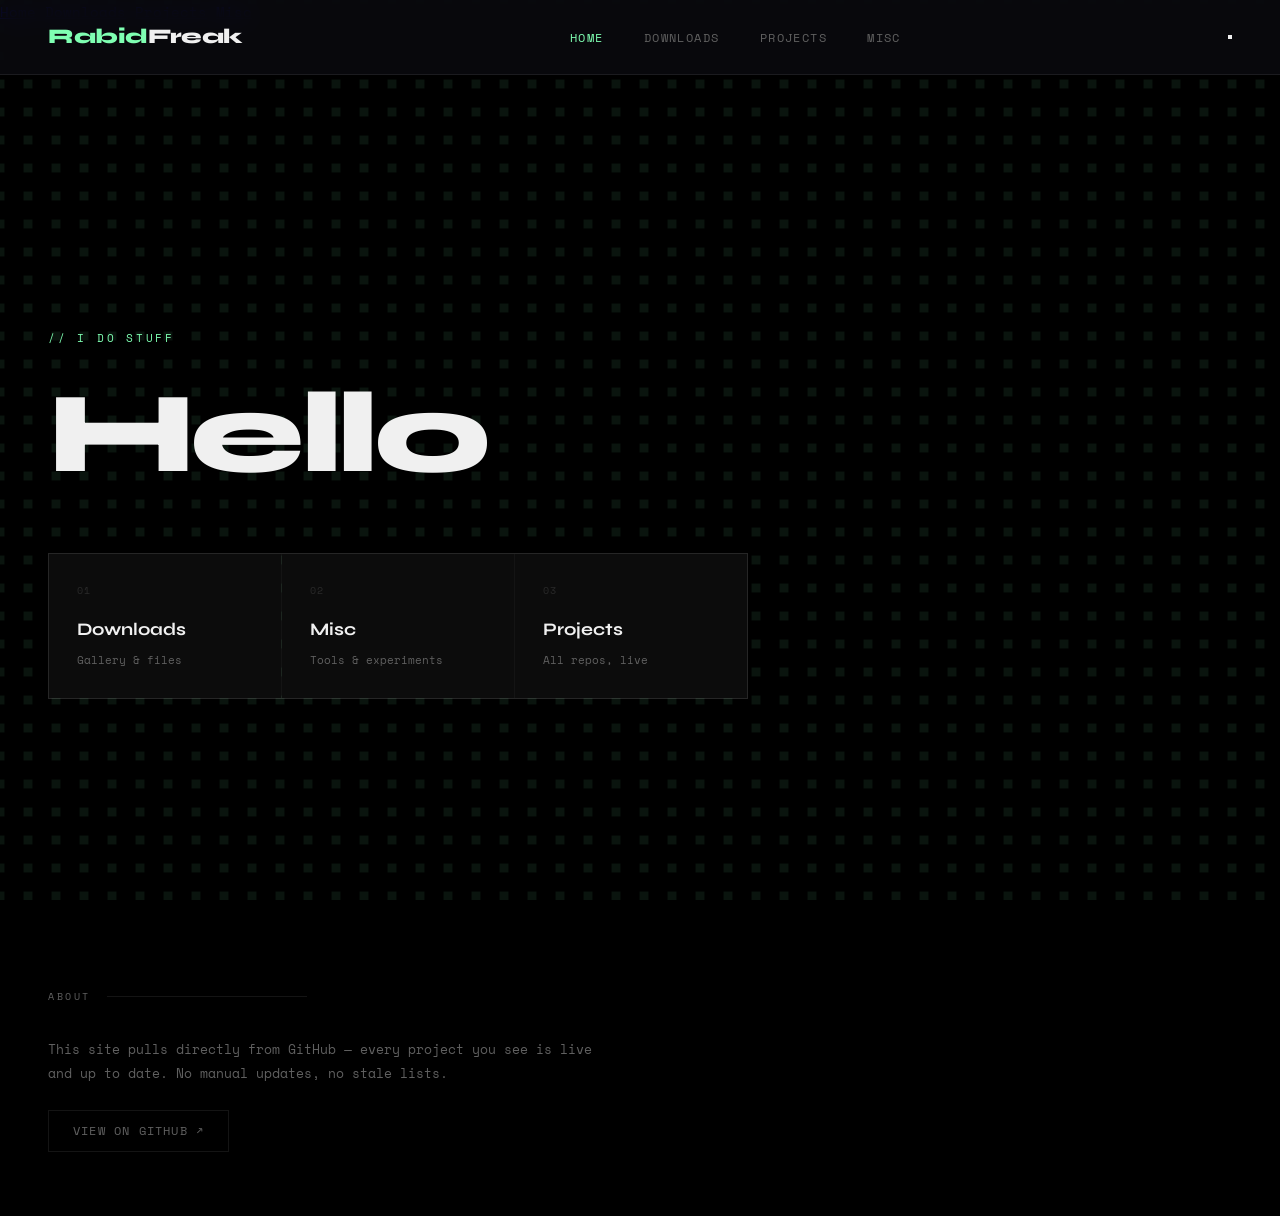
<file: index.html>
<!DOCTYPE html>
<html lang="en">
<head>
  <meta charset="UTF-8">
  <meta name="viewport" content="width=device-width, initial-scale=1.0">
  <title>The Cave</title>
  <link rel="stylesheet" href="style.css">
</head>
<body>

<canvas id="hero-canvas"></canvas>

<div class="mobile-menu" id="mobile-menu">
  <a href="index.html" class="active">Home</a>
  <a href="downloads.html">Downloads</a>
  <a href="projects.html">Projects</a>
  <a href="misc.html">Misc</a>
</div>

<nav>
  <a href="index.html" class="nav-logo" id="logo-tap">Rabid<span>Freak</span></a>
  <ul class="nav-links">
    <li><a href="index.html" class="active">Home</a></li>
    <li><a href="downloads.html">Downloads</a></li>
    <li><a href="projects.html">Projects</a></li>
    <li><a href="misc.html">Misc</a></li>
  </ul>
  <button class="hamburger" id="hamburger" aria-label="Menu">
    <span></span><span></span><span></span>
  </button>
</nav>

<main>
  <section class="hero">
    <p class="hero-eyebrow">// I do stuff</p>
    <h1>
      Hello
      <span class="big-accent"></span>
    </h1>

    <div class="hero-nav-cards">
      <a href="downloads.html" class="hero-nav-card">
        <div class="num">01</div>
        <div class="title">Downloads</div>
        <div class="desc">Gallery &amp; files</div>
      </a>
      <a href="misc.html" class="hero-nav-card">
        <div class="num">02</div>
        <div class="title">Misc</div>
        <div class="desc">Tools &amp; experiments</div>
      </a>
      <a href="projects.html" class="hero-nav-card">
        <div class="num">03</div>
        <div class="title">Projects</div>
        <div class="desc">All repos, live</div>
      </a>
    </div>
  </section>

  <section class="reveal">
    <div class="section-label">About</div>
    <div style="max-width:560px;">
      <p style="font-size:13px; color:var(--muted); line-height:1.9; margin-bottom:1.5rem;">
        This site pulls directly from GitHub — every project you see is live and up to date.
        No manual updates, no stale lists.
      </p>
      <a href="https://github.com/RabidFreak" target="_blank"
         style="display:inline-block; border:1px solid var(--border); padding:0.6rem 1.5rem;
                font-size:12px; letter-spacing:0.1em; text-transform:uppercase;
                color:var(--muted); text-decoration:none; transition:all 0.2s;">
        View on GitHub ↗
      </a>
    </div>
  </section>
</main>


<script>
  const reveals = document.querySelectorAll('.reveal');
  const obs = new IntersectionObserver((entries) => {
    entries.forEach(e => { if (e.isIntersecting) e.target.classList.add('visible'); });
  }, { threshold: 0.1 });
  reveals.forEach(r => obs.observe(r));

  const hamburger  = document.getElementById('hamburger');
  const mobileMenu = document.getElementById('mobile-menu');
  hamburger.addEventListener('click', () => {
    hamburger.classList.toggle('open');
    mobileMenu.classList.toggle('open');
  });
  mobileMenu.querySelectorAll('a').forEach(a => {
    a.addEventListener('click', () => {
      hamburger.classList.remove('open');
      mobileMenu.classList.remove('open');
    });
  });

  const logoEl = document.getElementById('logo-tap');
  let tapCount = 0, tapTimer = null;
  logoEl.addEventListener('click', e => {
    e.preventDefault();
    tapCount++;
    if (tapTimer) clearTimeout(tapTimer);
    if (tapCount >= 5) { tapCount = 0; window.location.href = 'passcode.html'; return; }
    tapTimer = setTimeout(() => { tapCount = 0; window.location.href = 'index.html'; }, 600);
  });

  const canvas = document.getElementById('hero-canvas');
  const ctx    = canvas.getContext('2d');
  const CELL = 28, RADIUS = 180, MAX_SCALE = 2.4, BASE_OPACITY = 0.08, HOVER_OPACITY = 0.6;
  let mouse = { x: -9999, y: -9999 }, cells = [];

  function resize() {
    canvas.width = window.innerWidth; canvas.height = window.innerHeight; buildGrid();
  }
  function buildGrid() {
    cells = [];
    const cols = Math.ceil(canvas.width / CELL) + 1;
    const rows = Math.ceil(canvas.height / CELL) + 1;
    for (let r = 0; r < rows; r++)
      for (let c = 0; c < cols; c++)
        cells.push({ x: c*CELL, y: r*CELL, scale:1, opacity:BASE_OPACITY });
  }
  const lerp = (a,b,t) => a+(b-a)*t;
  const isTouch = window.matchMedia('(hover: none)').matches;
  let ghost = { x: innerWidth/2, y: innerHeight/2 }, gTarget = { x: innerWidth/2, y: innerHeight/2 }, gTimer = 0;
  function newGhostTarget() {
    gTarget.x = 80 + Math.random()*(innerWidth-160);
    gTarget.y = 80 + Math.random()*(innerHeight-160);
    gTimer = 90 + Math.random()*90;
  }
  if (isTouch) newGhostTarget();
  function draw() {
    if (isTouch) {
      ghost.x = lerp(ghost.x, gTarget.x, 0.025); ghost.y = lerp(ghost.y, gTarget.y, 0.025);
      mouse.x = ghost.x; mouse.y = ghost.y;
      if (--gTimer <= 0) newGhostTarget();
    }
    ctx.clearRect(0, 0, canvas.width, canvas.height);
    const sq = CELL * 0.32;
    for (const cell of cells) {
      const dx = cell.x-mouse.x, dy = cell.y-mouse.y;
      const prox = Math.max(0, 1 - Math.sqrt(dx*dx+dy*dy)/RADIUS);
      cell.scale   = lerp(cell.scale,   1+(MAX_SCALE-1)*prox*prox, 0.12);
      cell.opacity = lerp(cell.opacity, BASE_OPACITY+(HOVER_OPACITY-BASE_OPACITY)*prox*prox, 0.12);
      const s = sq*cell.scale;
      ctx.globalAlpha = cell.opacity;
      ctx.fillStyle = '#7fffb2';
      ctx.fillRect(cell.x-s/2, cell.y-s/2, s, s);
    }
    ctx.globalAlpha = 1;
    requestAnimationFrame(draw);
  }
  window.addEventListener('mousemove', e => { if (!isTouch) { mouse.x=e.clientX; mouse.y=e.clientY; } });
  window.addEventListener('mouseleave', () => { if (!isTouch) { mouse.x=-9999; mouse.y=-9999; } });
  window.addEventListener('resize', resize);
  resize(); draw();
</script>
</body>
</html>
</file>
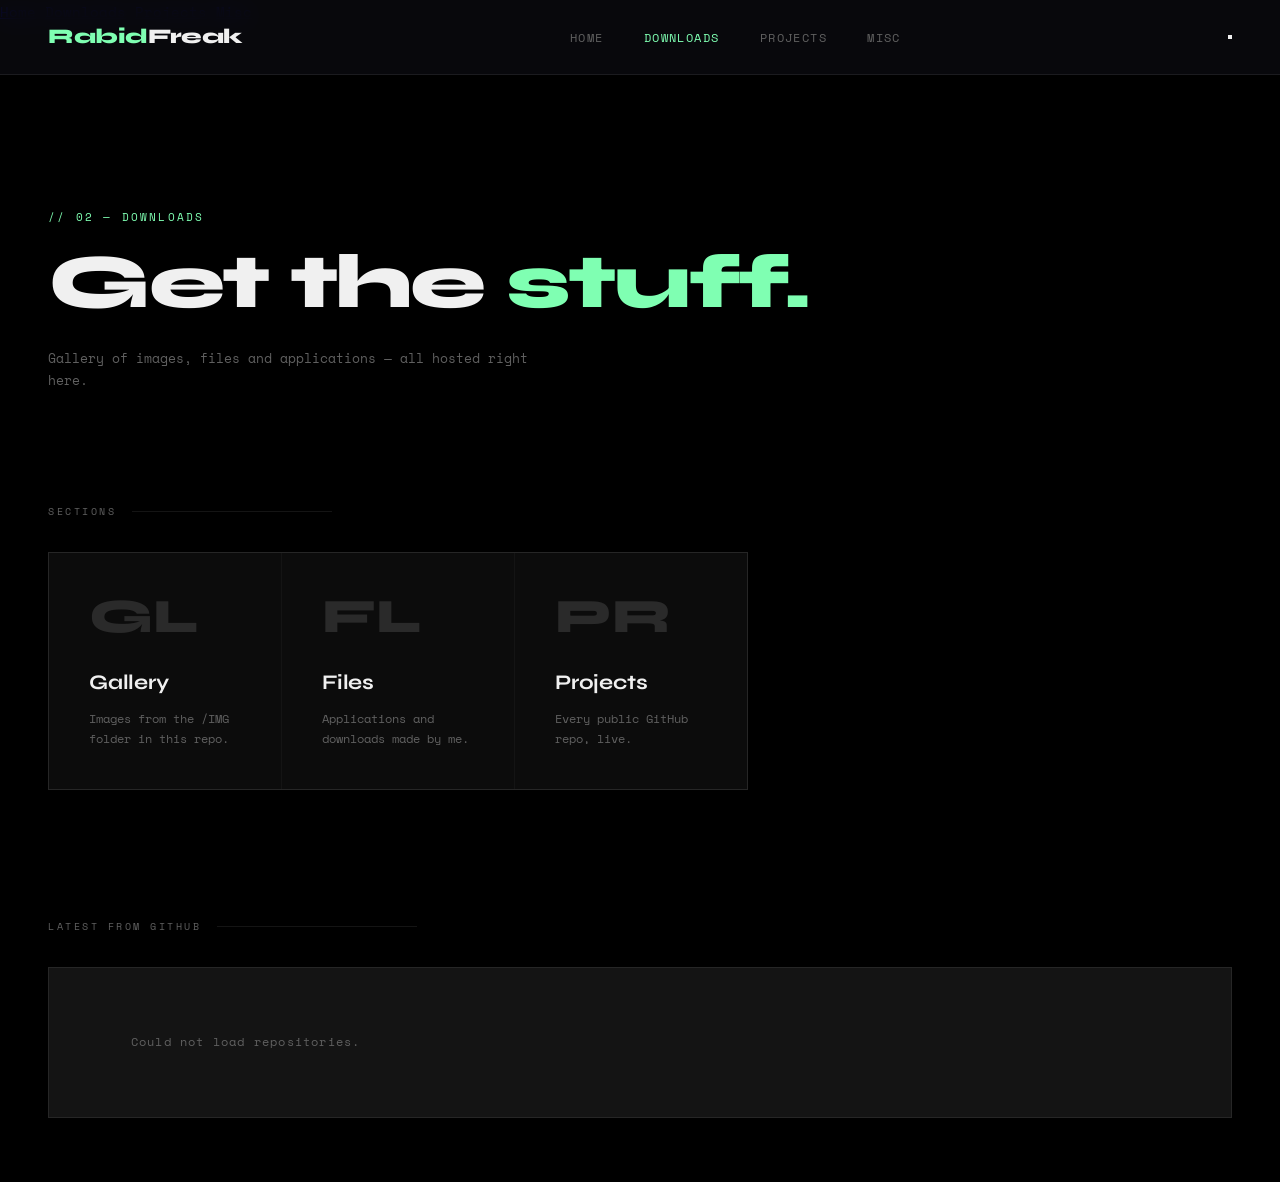
<file: downloads.html>
<!DOCTYPE html>
<html lang="en">
<head>
  <meta charset="UTF-8">
  <meta name="viewport" content="width=device-width, initial-scale=1.0">
  <title>Downloads — RabidFreak</title>
  <link rel="stylesheet" href="style.css">
</head>
<body>

<div class="mobile-menu" id="mobile-menu">
  <a href="index.html">Home</a>
  <a href="downloads.html" class="active">Downloads</a>
  <a href="projects.html">Projects</a>
  <a href="misc.html">Misc</a>
</div>

<nav>
  <a href="index.html" class="nav-logo">Rabid<span>Freak</span></a>
  <ul class="nav-links">
    <li><a href="index.html">Home</a></li>
    <li><a href="downloads.html" class="active">Downloads</a></li>
    <li><a href="projects.html">Projects</a></li>
    <li><a href="misc.html">Misc</a></li>
  </ul>
  <button class="hamburger" id="hamburger" aria-label="Menu"><span></span><span></span><span></span></button>
</nav>

<main>
  <div class="page-header reveal">
    <p class="eyebrow">// 02 — Downloads</p>
    <h1>Get the <span class="hl">stuff.</span></h1>
    <p>Gallery of images, files and applications — all hosted right here.</p>
  </div>

  <section class="reveal">
    <div class="section-label">Sections</div>
    <div class="downloads-grid" style="grid-template-columns: repeat(3, 1fr);">
      <a href="gallery.html" class="dl-card">
        <div class="dl-icon">GL</div>
        <h3>Gallery</h3>
        <p>Images from the /IMG folder in this repo.</p>
      </a>
      <a href="files.html" class="dl-card">
        <div class="dl-icon">FL</div>
        <h3>Files</h3>
        <p>Applications and downloads made by me.</p>
      </a>
      <a href="projects.html" class="dl-card">
        <div class="dl-icon">PR</div>
        <h3>Projects</h3>
        <p>Every public GitHub repo, live.</p>
      </a>
    </div>
  </section>

  <section class="reveal">
    <div class="section-label">Latest from GitHub</div>
    <div id="latest-repos" class="repo-grid">
      <div class="loading">Fetching repos<span class="loading-dots"></span></div>
    </div>
  </section>
</main>


<script>
  const reveals = document.querySelectorAll('.reveal');
  const obs = new IntersectionObserver(entries => {
    entries.forEach(e => { if (e.isIntersecting) e.target.classList.add('visible'); });
  }, { threshold: 0.1 });
  reveals.forEach(r => obs.observe(r));

  const LANG_COLORS = {
    JavaScript:'#f7df1e',TypeScript:'#3178c6',Python:'#3572A5',HTML:'#e34c26',
    CSS:'#563d7c',Shell:'#89e051',C:'#555555','C++':'#f34b7d','C#':'#178600',
    Java:'#b07219',Go:'#00ADD8',Rust:'#dea584',Ruby:'#701516',PHP:'#4F5D95',
    Swift:'#F05138',Kotlin:'#A97BFF',Dart:'#00B4AB',
  };

  async function loadLatest() {
    try {
      const res = await fetch('https://api.github.com/users/RabidFreak/repos?sort=updated&per_page=6');
      const repos = (await res.json()).filter(r => r.name !== 'RabidFreak.github.io');
      const container = document.getElementById('latest-repos');
      if (!repos.length) { container.innerHTML = '<div class="empty">No public repositories found.</div>'; return; }
      container.innerHTML = repos.map(repo => {
        const color = LANG_COLORS[repo.language] || 'var(--accent)';
        return `<a href="${repo.html_url}" target="_blank" class="repo-card">
          <div class="repo-name">${repo.name}</div>
          <div class="repo-desc">${repo.description || 'No description provided.'}</div>
          <div class="repo-footer">
            ${repo.language ? `<span class="repo-lang"><span class="lang-dot" style="background:${color}"></span>${repo.language}</span>` : ''}
            <span>★ ${repo.stargazers_count}</span>
            <span>⑂ ${repo.forks_count}</span>
          </div></a>`;
      }).join('');
    } catch(e) {
      document.getElementById('latest-repos').innerHTML = '<div class="empty">Could not load repositories.</div>';
    }
  }
  loadLatest();
</script>

<script>
  (function() {
    var hb = document.getElementById('hamburger');
    var mm = document.getElementById('mobile-menu');
    hb.addEventListener('click', function() { hb.classList.toggle('open'); mm.classList.toggle('open'); });
    mm.querySelectorAll('a').forEach(function(a) {
      a.addEventListener('click', function() { hb.classList.remove('open'); mm.classList.remove('open'); });
    });
    var logo = document.querySelector('.nav-logo');
    var tc = 0, tt = null;
    logo.addEventListener('click', function(e) {
      e.preventDefault(); tc++;
      if (tt) clearTimeout(tt);
      if (tc >= 5) { tc = 0; window.location.href = 'passcode.html'; return; }
      tt = setTimeout(function() { tc = 0; window.location.href = 'index.html'; }, 600);
    });
  })();
</script>
</body>
</html>
</file>
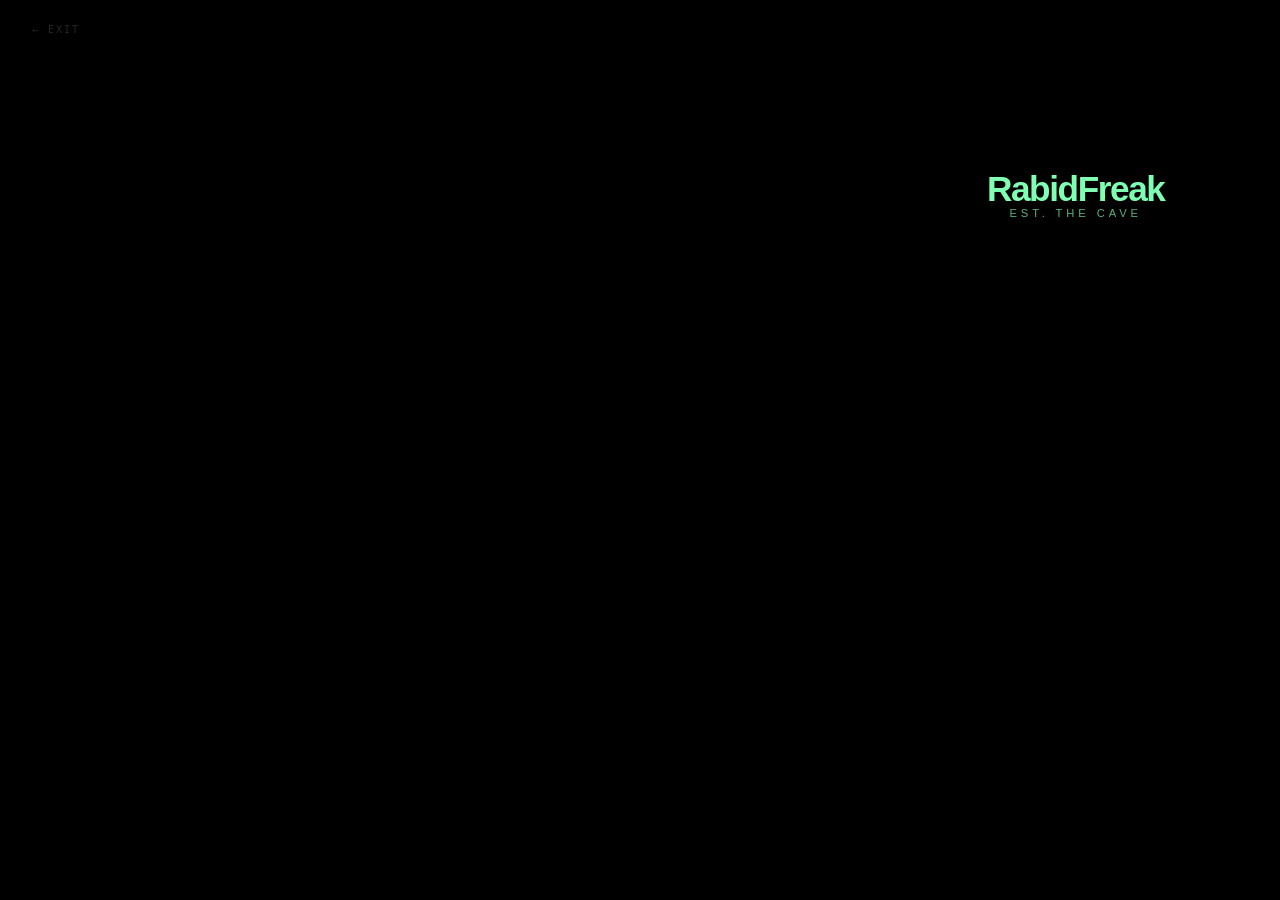
<file: Dvd.html>
<!DOCTYPE html>
<html lang="en">
<head>
  <meta charset="UTF-8">
  <meta name="viewport" content="width=device-width, initial-scale=1.0">
  <title>...</title>
  <style>
    *, *::before, *::after { box-sizing: border-box; margin: 0; padding: 0; }
    body {
      background: #000;
      overflow: hidden;
      width: 100vw;
      height: 100vh;
      font-family: 'Arial Black', sans-serif;
      cursor: none;
    }

    #logo {
      position: absolute;
      user-select: none;
      line-height: 1;
      text-align: center;
      transition: color 0.3s;
    }

    #logo .top {
      font-size: 2.2rem;
      font-weight: 900;
      letter-spacing: -0.04em;
      display: block;
    }

    #logo .sub {
      font-size: 0.7rem;
      letter-spacing: 0.35em;
      text-transform: uppercase;
      opacity: 0.7;
      display: block;
      margin-top: 2px;
    }

    #corner-flash {
      position: fixed;
      bottom: 1.5rem;
      right: 2rem;
      font-size: 10px;
      letter-spacing: 0.2em;
      text-transform: uppercase;
      color: rgba(255,255,255,0.12);
      font-family: monospace;
    }

    #exit-btn {
      position: fixed;
      top: 1.5rem;
      left: 2rem;
      font-size: 10px;
      letter-spacing: 0.2em;
      text-transform: uppercase;
      color: rgba(255,255,255,0.15);
      font-family: monospace;
      background: none;
      border: none;
      cursor: pointer;
      transition: color 0.2s;
    }
    #exit-btn:hover { color: rgba(255,255,255,0.5); }
  </style>
</head>
<body>

<div id="logo">
  <span class="top">RabidFreak</span>
  <span class="sub">est. the cave</span>
</div>

<div id="corner-flash"></div>
<button id="exit-btn" onclick="window.location.href='index.html'">← exit</button>

<script>
  const logo   = document.getElementById('logo');
  const flash  = document.getElementById('corner-flash');

  const COLORS = [
    '#7fffb2','#5bffe4','#ff6b6b','#ffd166',
    '#a0c4ff','#ff9ff3','#ff9f43','#48dbfb',
    '#00d2d3','#54a0ff','#5f27cd','#ff6348',
  ];

  let W = window.innerWidth;
  let H = window.innerHeight;

  // Logo size
  const LW = 220;
  const LH = 60;

  let x = Math.random() * (W - LW);
  let y = Math.random() * (H - LH);
  let dx = 2.2;
  let dy = 1.8;
  let colorIndex = 0;
  let corners = 0;

  logo.style.width  = LW + 'px';
  logo.style.height = LH + 'px';
  logo.style.color  = COLORS[colorIndex];

  window.addEventListener('resize', () => {
    W = window.innerWidth;
    H = window.innerHeight;
  });

  function setColor(i) {
    colorIndex = i % COLORS.length;
    logo.style.color = COLORS[colorIndex];
  }

  function tick() {
    x += dx;
    y += dy;

    let hitCorner = false;
    let bounced = false;

    if (x <= 0) {
      x = 0; dx = Math.abs(dx); bounced = true;
    } else if (x + LW >= W) {
      x = W - LW; dx = -Math.abs(dx); bounced = true;
    }

    if (y <= 0) {
      y = 0; dy = Math.abs(dy);
      if (bounced) hitCorner = true;
      bounced = true;
    } else if (y + LH >= H) {
      y = H - LH; dy = -Math.abs(dy);
      if (bounced) hitCorner = true;
      bounced = true;
    }

    if (bounced) setColor(colorIndex + 1);

    if (hitCorner) {
      corners++;
      flash.textContent = `corner hits: ${corners}`;
      setTimeout(() => { flash.textContent = ''; }, 1500);
    }

    logo.style.left = x + 'px';
    logo.style.top  = y + 'px';

    requestAnimationFrame(tick);
  }

  tick();
</script>
</body>
</html>
</file>
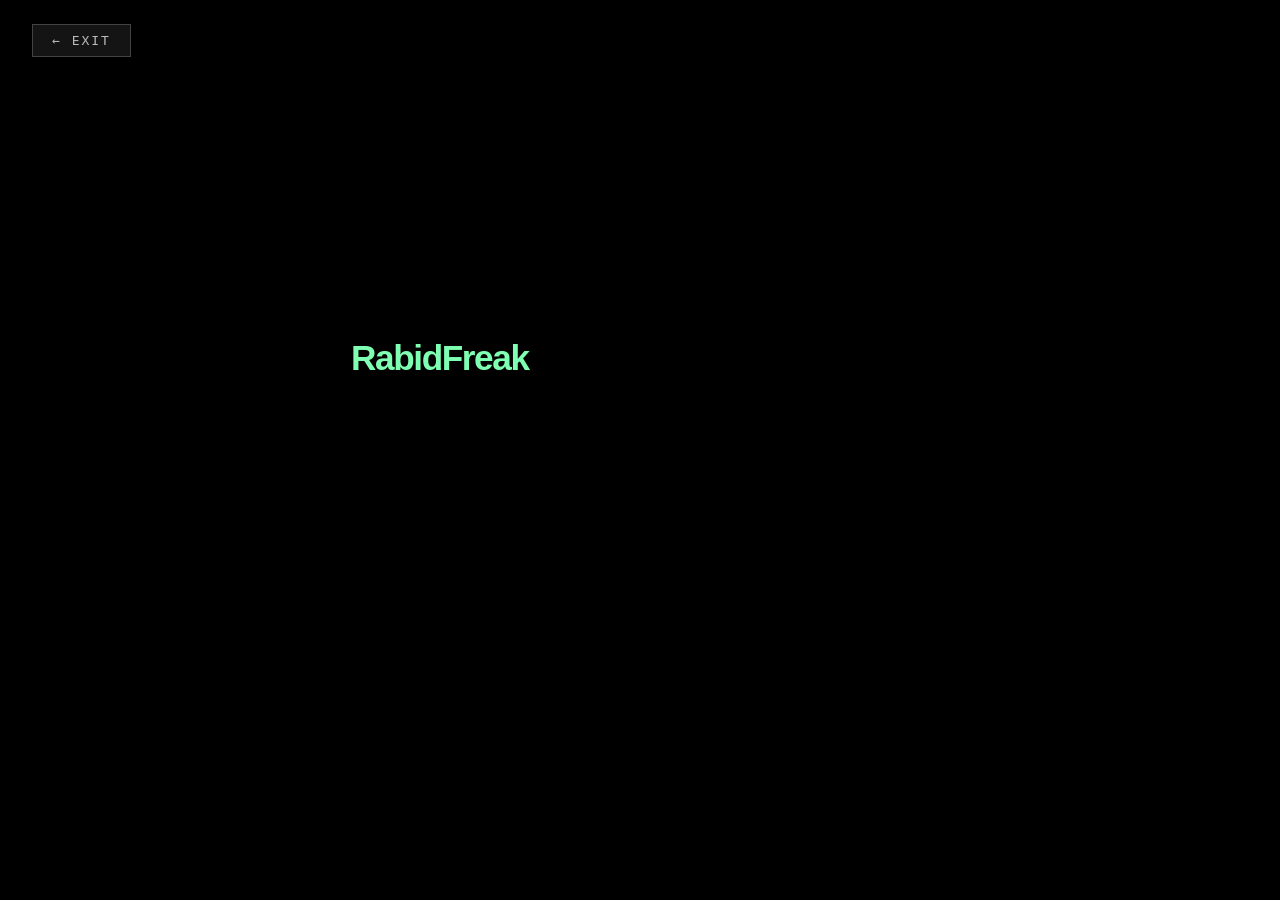
<file: dvd.html>
<!DOCTYPE html>
<html lang="en">
<head>
  <meta charset="UTF-8">
  <meta name="viewport" content="width=device-width, initial-scale=1.0">
  <title>...</title>
  <style>
    *, *::before, *::after { box-sizing: border-box; margin: 0; padding: 0; }
    body {
      background: #000;
      overflow: hidden;
      width: 100vw;
      height: 100vh;
      font-family: 'Arial Black', sans-serif;
    }

    #logo {
      position: absolute;
      user-select: none;
      line-height: 1;
      text-align: center;
      transition: color 0.3s;
    }

    #logo .top {
      font-size: 2.2rem;
      font-weight: 900;
      letter-spacing: -0.04em;
      display: block;
    }

    #logo .sub {
      font-size: 0.7rem;
      letter-spacing: 0.35em;
      text-transform: uppercase;
      opacity: 0.7;
      display: block;
      margin-top: 2px;
    }

    #corner-flash {
      position: fixed;
      bottom: 1.5rem;
      right: 2rem;
      font-size: 10px;
      letter-spacing: 0.2em;
      text-transform: uppercase;
      color: rgba(255,255,255,0.12);
      font-family: monospace;
    }

    #exit-btn {
      position: fixed;
      top: 1.5rem;
      left: 2rem;
      font-size: 13px;
      letter-spacing: 0.15em;
      text-transform: uppercase;
      color: rgba(255,255,255,0.7);
      font-family: monospace;
      background: rgba(255,255,255,0.08);
      border: 1px solid rgba(255,255,255,0.2);
      padding: 0.5rem 1.2rem;
      cursor: pointer;
      transition: color 0.2s, background 0.2s, border-color 0.2s;
    }
    #exit-btn:hover {
      color: #fff;
      background: rgba(255,255,255,0.15);
      border-color: rgba(255,255,255,0.5);
    }
  </style>
</head>
<body>

<div id="logo">
  <span class="top">RabidFreak</span>
  
</div>

<div id="corner-flash"></div>
<button id="exit-btn" onclick="window.location.href='index.html'">← exit</button>

<script>
  const logo   = document.getElementById('logo');
  const flash  = document.getElementById('corner-flash');

  const COLORS = [
    '#7fffb2','#5bffe4','#ff6b6b','#ffd166',
    '#a0c4ff','#ff9ff3','#ff9f43','#48dbfb',
    '#00d2d3','#54a0ff','#5f27cd','#ff6348',
  ];

  let W = window.innerWidth;
  let H = window.innerHeight;

  // Logo size
  const LW = 220;
  const LH = 60;

  let x = Math.random() * (W - LW);
  let y = Math.random() * (H - LH);
  let dx = 2.2;
  let dy = 1.8;
  let colorIndex = 0;
  let corners = 0;

  logo.style.width  = LW + 'px';
  logo.style.height = LH + 'px';
  logo.style.color  = COLORS[colorIndex];

  window.addEventListener('resize', () => {
    W = window.innerWidth;
    H = window.innerHeight;
  });

  function setColor(i) {
    colorIndex = i % COLORS.length;
    logo.style.color = COLORS[colorIndex];
  }

  function tick() {
    x += dx;
    y += dy;

    let hitCorner = false;
    let bounced = false;

    if (x <= 0) {
      x = 0; dx = Math.abs(dx); bounced = true;
    } else if (x + LW >= W) {
      x = W - LW; dx = -Math.abs(dx); bounced = true;
    }

    if (y <= 0) {
      y = 0; dy = Math.abs(dy);
      if (bounced) hitCorner = true;
      bounced = true;
    } else if (y + LH >= H) {
      y = H - LH; dy = -Math.abs(dy);
      if (bounced) hitCorner = true;
      bounced = true;
    }

    if (bounced) setColor(colorIndex + 1);

    if (hitCorner) {
      corners++;
      flash.textContent = `corner hits: ${corners}`;
      setTimeout(() => { flash.textContent = ''; }, 1500);
    }

    logo.style.left = x + 'px';
    logo.style.top  = y + 'px';

    requestAnimationFrame(tick);
  }

  tick();
</script>
</body>
</html>
</file>
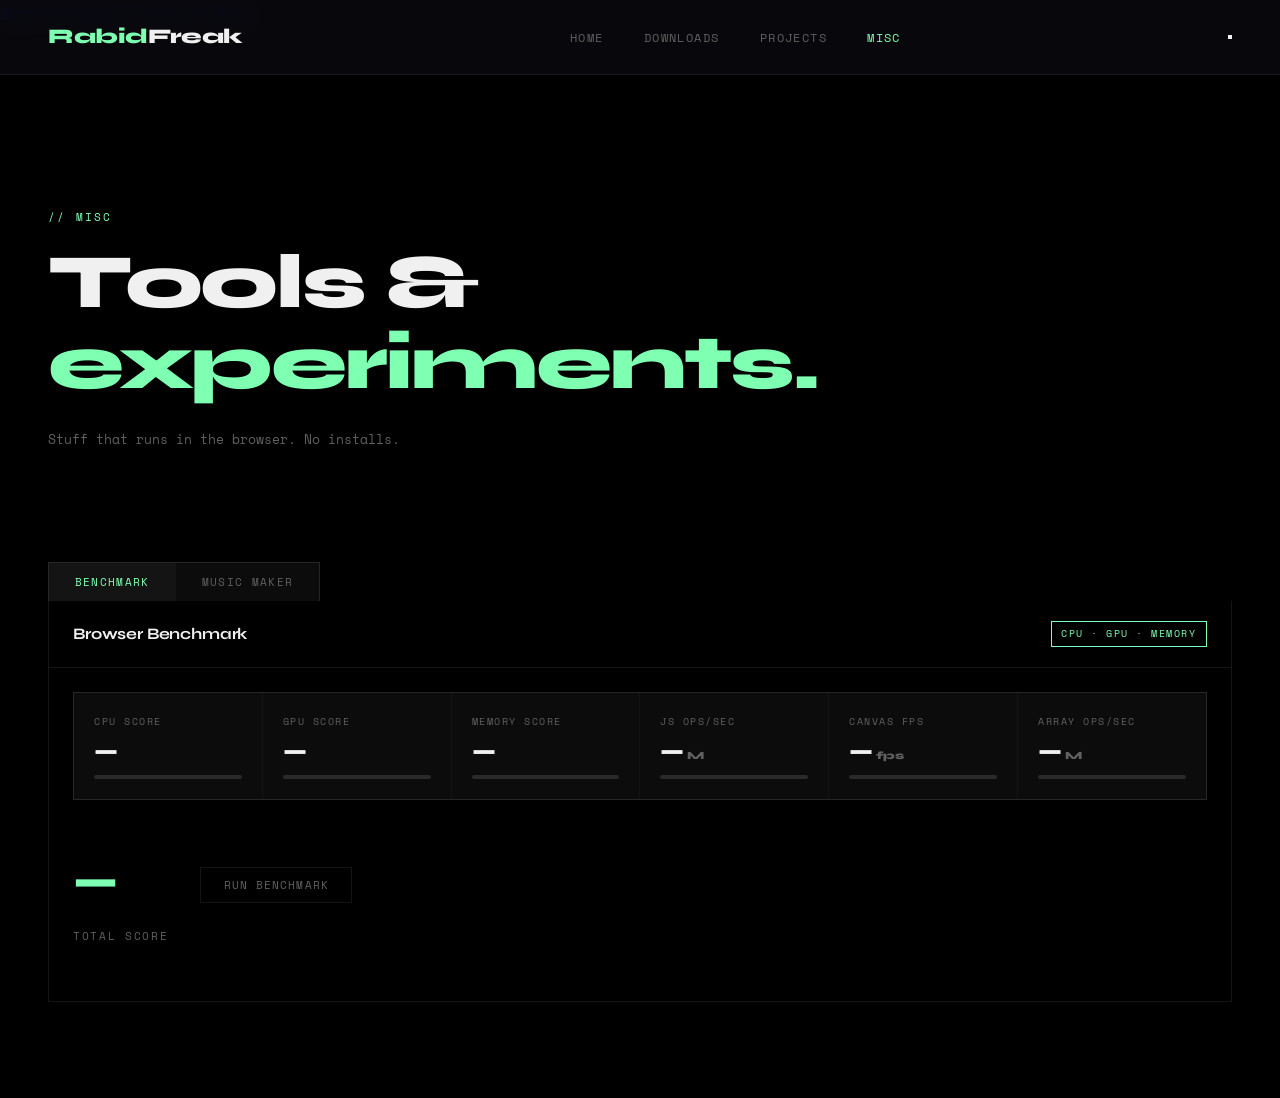
<file: misc.html>
<!DOCTYPE html>
<html lang="en">
<head>
  <meta charset="UTF-8">
  <meta name="viewport" content="width=device-width, initial-scale=1.0">
  <title>Misc — RabidFreak</title>
  <link rel="stylesheet" href="style.css">
  <style>
    .misc-tabs {
      display: flex;
      gap: 1px;
      background: var(--border);
      border: 1px solid var(--border);
      border-bottom: none;
      width: fit-content;
      margin-bottom: 0;
    }
    .misc-tab {
      background: var(--surface);
      border: none;
      color: var(--muted);
      font-family: var(--font-mono);
      font-size: 11px;
      letter-spacing: 0.12em;
      text-transform: uppercase;
      padding: 0.7rem 1.6rem;
      cursor: pointer;
      transition: color 0.2s, background 0.2s;
    }
    .misc-tab:hover { color: var(--text); background: var(--surface2); }
    .misc-tab.active { color: var(--accent); background: var(--surface2); }
    .tab-panel > .tool-section { border-top: none; }

    /* shared tool card ── */
    .tool-section {
      border: 1px solid var(--border);
      margin-bottom: 2rem;
    }
    .tool-header {
      padding: 1.2rem 1.5rem;
      border-bottom: 1px solid var(--border);
      display: flex;
      align-items: center;
      justify-content: space-between;
      gap: 1rem;
      flex-wrap: wrap;
    }
    .tool-title {
      font-family: var(--font-display);
      font-size: 1rem;
      font-weight: 700;
      letter-spacing: -0.01em;
    }
    .tool-tag {
      font-size: 10px;
      letter-spacing: 0.15em;
      text-transform: uppercase;
      color: var(--accent);
      border: 1px solid var(--accent);
      padding: 0.2rem 0.6rem;
    }
    .tool-body { padding: 1.5rem; }

    /* ── benchmark ── */
    .bench-grid {
      display: grid;
      grid-template-columns: repeat(auto-fill, minmax(180px, 1fr));
      gap: 1px;
      background: var(--border);
      border: 1px solid var(--border);
      margin-bottom: 1.5rem;
    }
    .bench-card {
      background: var(--surface);
      padding: 1.25rem;
    }
    .bench-label {
      font-size: 10px;
      letter-spacing: 0.15em;
      text-transform: uppercase;
      color: var(--muted);
      margin-bottom: 0.5rem;
    }
    .bench-value {
      font-family: var(--font-display);
      font-size: 1.6rem;
      font-weight: 800;
      color: var(--text);
      line-height: 1;
    }
    .bench-unit {
      font-size: 11px;
      color: var(--muted);
      margin-left: 3px;
    }
    .bench-bar-wrap {
      height: 4px;
      background: var(--muted2);
      margin-top: 0.75rem;
      border-radius: 2px;
      overflow: hidden;
    }
    .bench-bar {
      height: 100%;
      background: var(--accent);
      width: 0%;
      transition: width 0.6s ease;
      border-radius: 2px;
    }
    .bench-score {
      font-family: var(--font-display);
      font-size: 3rem;
      font-weight: 800;
      color: var(--accent);
      margin: 1rem 0 0.3rem;
    }
    .bench-score-label {
      font-size: 11px;
      letter-spacing: 0.15em;
      text-transform: uppercase;
      color: var(--muted);
    }
    .btn {
      background: none;
      border: 1px solid var(--border);
      color: var(--muted);
      font-family: var(--font-mono);
      font-size: 11px;
      letter-spacing: 0.1em;
      text-transform: uppercase;
      padding: 0.55rem 1.4rem;
      cursor: pointer;
      transition: all 0.2s;
    }
    .btn:hover { border-color: var(--accent); color: var(--accent); }
    .btn:disabled { opacity: 0.4; cursor: not-allowed; }
    .btn.running { border-color: var(--accent); color: var(--accent); }
    .bench-log {
      font-size: 11px;
      color: var(--muted);
      min-height: 1.4em;
      letter-spacing: 0.05em;
      margin-top: 1rem;
    }

    /* ── music maker ── */
    .mm-controls {
      display: flex;
      align-items: center;
      gap: 1rem;
      flex-wrap: wrap;
      margin-bottom: 1.25rem;
    }
    .mm-controls select {
      background: var(--surface);
      border: 1px solid var(--border);
      color: var(--text);
      font-family: var(--font-mono);
      font-size: 11px;
      padding: 0.45rem 0.75rem;
      cursor: pointer;
    }
    .mm-controls label {
      font-size: 11px;
      color: var(--muted);
      letter-spacing: 0.08em;
      text-transform: uppercase;
    }
    .mm-controls input[type=range] {
      -webkit-appearance: none;
      height: 3px;
      background: var(--muted2);
      border-radius: 2px;
      width: 120px;
      cursor: pointer;
    }
    .mm-controls input[type=range]::-webkit-slider-thumb {
      -webkit-appearance: none;
      width: 12px; height: 12px;
      border-radius: 50%;
      background: var(--accent);
    }
    .mm-controls input[type=number] {
      background: var(--surface);
      border: 1px solid var(--border);
      color: var(--text);
      font-family: var(--font-mono);
      font-size: 11px;
      padding: 0.4rem 0.5rem;
      width: 64px;
      text-align: center;
    }
    .mm-controls input[type=number]:focus { outline: 1px solid var(--accent); }

    .mm-grid-wrap {
      overflow-x: auto;
      margin-bottom: 1.25rem;
    }
    .mm-grid {
      display: grid;
      border: 1px solid var(--border);
      gap: 1px;
      background: var(--border);
      width: max-content;
      min-width: 100%;
    }
    .mm-row {
      display: flex;
      gap: 1px;
    }
    .mm-label {
      font-size: 10px;
      letter-spacing: 0.1em;
      text-transform: uppercase;
      color: var(--muted);
      background: var(--surface);
      padding: 0.45rem 0.75rem;
      display: flex;
      align-items: center;
      min-width: 80px;
    }
    .mm-cell {
      width: 32px;
      height: 32px;
      background: var(--surface);
      cursor: pointer;
      flex-shrink: 0;
      transition: background 0.1s;
      position: relative;
    }
    .mm-cell.active { background: var(--accent); }
    .mm-cell.playing { background: var(--accent2) !important; }
    .mm-cell:hover:not(.active) { background: var(--surface2); }
    .mm-beat-marker {
      position: absolute;
      top: 0; bottom: 0;
      width: 100%;
      background: rgba(255,255,255,0.05);
      pointer-events: none;
    }
    .mm-step-nums {
      display: flex;
      gap: 1px;
      margin-bottom: 2px;
      padding-left: 82px;
    }
    .mm-step-num {
      width: 32px;
      font-size: 9px;
      color: var(--muted2);
      text-align: center;
      flex-shrink: 0;
    }
  </style>
</head>
<body>

<div class="mobile-menu" id="mobile-menu">
  <a href="index.html">Home</a>
  <a href="downloads.html">Downloads</a>
  <a href="projects.html">Projects</a>
  <a href="misc.html" class="active">Misc</a>
</div>

<nav>
  <a href="index.html" class="nav-logo">Rabid<span>Freak</span></a>
  <ul class="nav-links">
    <li><a href="index.html">Home</a></li>
    <li><a href="downloads.html">Downloads</a></li>
    <li><a href="projects.html">Projects</a></li>
    <li><a href="misc.html" class="active">Misc</a></li>
  </ul>
  <button class="hamburger" id="hamburger" aria-label="Menu"><span></span><span></span><span></span></button>
</nav>

<main>
  <div class="page-header reveal">
    <p class="eyebrow">// Misc</p>
    <h1>Tools &amp; <span class="hl">experiments.</span></h1>
    <p>Stuff that runs in the browser. No installs.</p>
  </div>

  <!-- ══ TABS ══ -->
  <section>
    <div class="misc-tabs" id="misc-tabs">
      <button class="misc-tab active" data-tab="benchmark">Benchmark</button>
      <button class="misc-tab" data-tab="music">Music Maker</button>
    </div>

    <!-- BENCHMARK -->
    <div class="tab-panel" id="tab-benchmark">
      <div class="tool-section">
        <div class="tool-header">
          <span class="tool-title">Browser Benchmark</span>
          <span class="tool-tag">CPU · GPU · Memory</span>
        </div>
        <div class="tool-body">
          <div class="bench-grid" id="bench-grid">
            <div class="bench-card">
              <div class="bench-label">CPU Score</div>
              <div class="bench-value" id="b-cpu">—<span class="bench-unit"></span></div>
              <div class="bench-bar-wrap"><div class="bench-bar" id="b-cpu-bar"></div></div>
            </div>
            <div class="bench-card">
              <div class="bench-label">GPU Score</div>
              <div class="bench-value" id="b-gpu">—<span class="bench-unit"></span></div>
              <div class="bench-bar-wrap"><div class="bench-bar" id="b-gpu-bar"></div></div>
            </div>
            <div class="bench-card">
              <div class="bench-label">Memory Score</div>
              <div class="bench-value" id="b-mem">—<span class="bench-unit"></span></div>
              <div class="bench-bar-wrap"><div class="bench-bar" id="b-mem-bar"></div></div>
            </div>
            <div class="bench-card">
              <div class="bench-label">JS Ops/sec</div>
              <div class="bench-value" id="b-ops">—<span class="bench-unit">M</span></div>
              <div class="bench-bar-wrap"><div class="bench-bar" id="b-ops-bar"></div></div>
            </div>
            <div class="bench-card">
              <div class="bench-label">Canvas FPS</div>
              <div class="bench-value" id="b-fps">—<span class="bench-unit">fps</span></div>
              <div class="bench-bar-wrap"><div class="bench-bar" id="b-fps-bar"></div></div>
            </div>
            <div class="bench-card">
              <div class="bench-label">Array Ops/sec</div>
              <div class="bench-value" id="b-arr">—<span class="bench-unit">M</span></div>
              <div class="bench-bar-wrap"><div class="bench-bar" id="b-arr-bar"></div></div>
            </div>
          </div>
          <div style="display:flex; align-items:center; gap:2rem; flex-wrap:wrap;">
            <div>
              <div class="bench-score" id="b-total">—</div>
              <div class="bench-score-label">Total Score</div>
            </div>
            <button class="btn" id="bench-btn" onclick="runBenchmark()">Run Benchmark</button>
          </div>
          <div class="bench-log" id="bench-log"></div>
        </div>
      </div>
    </div>

    <!-- MUSIC MAKER -->
    <div class="tab-panel" id="tab-music" style="display:none;">
      <div class="tool-section">
        <div class="tool-header">
          <span class="tool-title">Step Sequencer</span>
          <span class="tool-tag">16 steps · 8 instruments</span>
        </div>
        <div class="tool-body">
          <div class="mm-controls">
            <button class="btn" id="mm-play">▶ Play</button>
            <button class="btn" id="mm-clear">Clear</button>
            <label>Tempo</label>
            <input type="range" id="mm-tempo-slider" min="40" max="220" value="120">
            <input type="number" id="mm-tempo-num" min="40" max="220" value="120">
            <span style="font-size:11px; color:var(--muted);">BPM</span>
          </div>
          <div class="mm-step-nums" id="mm-step-nums"></div>
          <div class="mm-grid-wrap">
            <div class="mm-grid" id="mm-grid"></div>
          </div>
        </div>
      </div>
    </div>
  </section>
</main>


<script>
  // ── Nav ──
  (function() {
    var hb = document.getElementById('hamburger');
    var mm = document.getElementById('mobile-menu');
    hb.addEventListener('click', function() { hb.classList.toggle('open'); mm.classList.toggle('open'); });
    mm.querySelectorAll('a').forEach(function(a) {
      a.addEventListener('click', function() { hb.classList.remove('open'); mm.classList.remove('open'); });
    });
    var logo = document.querySelector('.nav-logo');
    var tc = 0, tt = null;
    logo.addEventListener('click', function(e) {
      e.preventDefault(); tc++;
      if (tt) clearTimeout(tt);
      if (tc >= 5) { tc = 0; window.location.href = 'passcode.html'; return; }
      tt = setTimeout(function() { tc = 0; window.location.href = 'index.html'; }, 600);
    });
  })();

  // ── Reveal ──
  const reveals = document.querySelectorAll('.reveal');
  const obs = new IntersectionObserver(entries => {
    entries.forEach(e => { if (e.isIntersecting) e.target.classList.add('visible'); });
  }, { threshold: 0.1 });
  reveals.forEach(r => obs.observe(r));

  // ── Tabs ──
  document.querySelectorAll('.misc-tab').forEach(tab => {
    tab.addEventListener('click', () => {
      document.querySelectorAll('.misc-tab').forEach(t => t.classList.remove('active'));
      document.querySelectorAll('.tab-panel').forEach(p => p.style.display = 'none');
      tab.classList.add('active');
      document.getElementById('tab-' + tab.dataset.tab).style.display = 'block';
    });
  });

  // ════════════════════════════════════════
  // BENCHMARK
  // ════════════════════════════════════════
  function setCard(id, barId, value, max, label) {
    document.getElementById(id).childNodes[0].textContent = value;
    const pct = Math.min(100, (value / max) * 100);
    setTimeout(() => { document.getElementById(barId).style.width = pct + '%'; }, 100);
  }

  function log(msg) { document.getElementById('bench-log').textContent = msg; }

  async function runBenchmark() {
    const btn = document.getElementById('bench-btn');
    btn.disabled = true; btn.classList.add('running'); btn.textContent = 'Running...';
    document.getElementById('b-total').textContent = '—';
    ['b-cpu-bar','b-gpu-bar','b-mem-bar','b-ops-bar','b-fps-bar','b-arr-bar'].forEach(id => {
      document.getElementById(id).style.width = '0%';
    });

    await sleep(50);

    // 1. CPU — prime sieve
    log('Testing CPU...');
    await sleep(20);
    const cpuStart = performance.now();
    let primes = 0;
    const sieve = new Uint8Array(500000);
    for (let i = 2; i < 500000; i++) {
      if (!sieve[i]) {
        primes++;
        for (let j = i*2; j < 500000; j += i) sieve[j] = 1;
      }
    }
    const cpuMs = performance.now() - cpuStart;
    const cpuScore = Math.round(Math.max(0, 1000 - cpuMs * 1.5));
    setCard('b-cpu', 'b-cpu-bar', cpuScore, 1000, 'CPU');
    await sleep(20);

    // 2. JS Ops/sec
    log('Testing JS throughput...');
    await sleep(20);
    const opsStart = performance.now();
    let x = 0;
    for (let i = 0; i < 50_000_000; i++) x += Math.sqrt(i) * Math.sin(i);
    const opsMs = performance.now() - opsStart;
    const opsM = Math.round(50 / (opsMs / 1000));
    setCard('b-ops', 'b-ops-bar', opsM, 300, 'Ops');
    await sleep(20);

    // 3. Memory — large array alloc & fill
    log('Testing memory...');
    await sleep(20);
    const memStart = performance.now();
    const arr = new Float64Array(2_000_000);
    for (let i = 0; i < arr.length; i++) arr[i] = Math.random();
    let sum = 0; for (let i = 0; i < arr.length; i++) sum += arr[i];
    const memMs = performance.now() - memStart;
    const memScore = Math.round(Math.max(0, 1000 - memMs * 2));
    setCard('b-mem', 'b-mem-bar', memScore, 1000, 'Mem');
    await sleep(20);

    // 4. Array ops
    log('Testing array ops...');
    await sleep(20);
    const arrStart = performance.now();
    const a = Array.from({length: 200_000}, (_,i) => i);
    a.sort(() => Math.random() - 0.5);
    a.filter(n => n % 2).map(n => n * 2).reduce((a,b) => a+b, 0);
    const arrMs = performance.now() - arrStart;
    const arrM = Math.round(0.2 / (arrMs / 1000));
    setCard('b-arr', 'b-arr-bar', arrM, 20, 'Arr');
    await sleep(20);

    // 5. GPU — canvas stress test
    log('Testing GPU/Canvas...');
    await sleep(20);
    const cvs = document.createElement('canvas');
    cvs.width = 800; cvs.height = 600;
    const gctx = cvs.getContext('2d');
    let frames = 0;
    const gpuStart = performance.now();
    while (performance.now() - gpuStart < 800) {
      gctx.clearRect(0,0,800,600);
      for (let i = 0; i < 300; i++) {
        gctx.beginPath();
        gctx.arc(Math.random()*800, Math.random()*600, Math.random()*30+2, 0, Math.PI*2);
        gctx.fillStyle = `hsl(${Math.random()*360},70%,50%)`;
        gctx.fill();
      }
      frames++;
    }
    const gpuFps = Math.round(frames / 0.8);
    const gpuScore = Math.round(Math.min(1000, gpuFps * 4));
    setCard('b-gpu', 'b-gpu-bar', gpuScore, 1000, 'GPU');
    setCard('b-fps', 'b-fps-bar', gpuFps, 250, 'FPS');
    await sleep(20);

    // Total score
    const total = Math.round((cpuScore + gpuScore + memScore + Math.min(1000,opsM*3) + Math.min(1000,arrM*50)) / 5);
    document.getElementById('b-total').textContent = total;
    log(`Done — ${primes} primes found, canvas: ${gpuFps} fps, memory sum: ${Math.round(sum)}`);
    btn.disabled = false; btn.classList.remove('running'); btn.textContent = 'Run Again';
  }

  function sleep(ms) { return new Promise(r => setTimeout(r, ms)); }

  // ════════════════════════════════════════
  // MUSIC MAKER
  // ════════════════════════════════════════
  const STEPS    = 16;
  const INSTRUMENTS = ['kick','snare','hihat','openhat','clap','bass','lead','pad'];
  const INST_LABELS = {
    kick:'Kick', snare:'Snare', hihat:'Hi-Hat', openhat:'Open Hat',
    clap:'Clap', bass:'Bass', lead:'Lead', pad:'Pad'
  };

  // grid state: instrument → array of 16 booleans
  const grid = {};
  INSTRUMENTS.forEach(inst => { grid[inst] = new Array(STEPS).fill(false); });

  let audioCtx = null;
  let playing   = false;
  let currentStep = -1;
  let tempo     = 120;
  let scheduleId = null;
  let nextStepTime = 0;
  let step      = 0;

  // Build step number row
  const numRow = document.getElementById('mm-step-nums');
  for (let s = 0; s < STEPS; s++) {
    const n = document.createElement('div');
    n.className = 'mm-step-num';
    n.textContent = s + 1;
    numRow.appendChild(n);
  }

  // Build grid rows
  const gridEl = document.getElementById('mm-grid');
  INSTRUMENTS.forEach(inst => {
    const row = document.createElement('div');
    row.className = 'mm-row';
    const lbl = document.createElement('div');
    lbl.className = 'mm-label';
    lbl.textContent = INST_LABELS[inst];
    row.appendChild(lbl);
    for (let s = 0; s < STEPS; s++) {
      const cell = document.createElement('div');
      cell.className = 'mm-cell';
      if (s % 4 === 0) {
        const marker = document.createElement('div');
        marker.className = 'mm-beat-marker';
        cell.appendChild(marker);
      }
      cell.dataset.inst = inst;
      cell.dataset.step = s;
      cell.addEventListener('click', () => {
        grid[inst][s] = !grid[inst][s];
        cell.classList.toggle('active', grid[inst][s]);
      });
      row.appendChild(cell);
    }
    gridEl.appendChild(row);
  });

  function getCell(inst, step) {
    return gridEl.querySelector(`.mm-cell[data-inst="${inst}"][data-step="${step}"]`);
  }

  function clearPlayhead() {
    document.querySelectorAll('.mm-cell.playing').forEach(c => {
      const inst = c.dataset.inst;
      const s    = parseInt(c.dataset.step);
      c.classList.toggle('active', grid[inst][s]);
      c.classList.remove('playing');
    });
  }

  function showPlayhead(s) {
    clearPlayhead();
    INSTRUMENTS.forEach(inst => {
      const cell = getCell(inst, s);
      if (cell) cell.classList.add('playing');
    });
  }

  // Audio synthesis
  function getAudio() {
    if (!audioCtx) audioCtx = new (window.AudioContext || window.webkitAudioContext)();
    return audioCtx;
  }

  function playSound(inst, time) {
    const ac = getAudio();
    const master = ac.createGain();
    master.gain.value = 0.7;
    master.connect(ac.destination);

    const now = time || ac.currentTime;

    if (inst === 'kick') {
      const osc = ac.createOscillator();
      const env = ac.createGain();
      osc.connect(env); env.connect(master);
      osc.frequency.setValueAtTime(150, now);
      osc.frequency.exponentialRampToValueAtTime(0.01, now + 0.5);
      env.gain.setValueAtTime(1, now);
      env.gain.exponentialRampToValueAtTime(0.01, now + 0.5);
      osc.start(now); osc.stop(now + 0.5);
    } else if (inst === 'snare') {
      const buf = ac.createBuffer(1, ac.sampleRate * 0.2, ac.sampleRate);
      const data = buf.getChannelData(0);
      for (let i = 0; i < data.length; i++) data[i] = (Math.random()*2-1) * Math.exp(-i/3000);
      const src = ac.createBufferSource();
      const flt = ac.createBiquadFilter();
      flt.type = 'highpass'; flt.frequency.value = 1000;
      src.buffer = buf; src.connect(flt); flt.connect(master);
      src.start(now);
    } else if (inst === 'hihat') {
      const buf = ac.createBuffer(1, ac.sampleRate * 0.05, ac.sampleRate);
      const data = buf.getChannelData(0);
      for (let i = 0; i < data.length; i++) data[i] = (Math.random()*2-1) * Math.exp(-i/500);
      const src = ac.createBufferSource();
      const flt = ac.createBiquadFilter();
      flt.type = 'highpass'; flt.frequency.value = 8000;
      src.buffer = buf; src.connect(flt); flt.connect(master);
      src.start(now);
    } else if (inst === 'openhat') {
      const buf = ac.createBuffer(1, ac.sampleRate * 0.3, ac.sampleRate);
      const data = buf.getChannelData(0);
      for (let i = 0; i < data.length; i++) data[i] = (Math.random()*2-1) * Math.exp(-i/8000);
      const src = ac.createBufferSource();
      const flt = ac.createBiquadFilter();
      flt.type = 'highpass'; flt.frequency.value = 6000;
      src.buffer = buf; src.connect(flt); flt.connect(master);
      src.start(now);
    } else if (inst === 'clap') {
      for (let rep = 0; rep < 3; rep++) {
        const buf = ac.createBuffer(1, ac.sampleRate * 0.05, ac.sampleRate);
        const data = buf.getChannelData(0);
        for (let i = 0; i < data.length; i++) data[i] = (Math.random()*2-1) * Math.exp(-i/1000);
        const src = ac.createBufferSource();
        src.buffer = buf; src.connect(master);
        src.start(now + rep * 0.012);
      }
    } else if (inst === 'bass') {
      const osc = ac.createOscillator();
      const env = ac.createGain();
      osc.type = 'sawtooth';
      osc.frequency.value = 80;
      const flt = ac.createBiquadFilter();
      flt.type = 'lowpass'; flt.frequency.value = 400;
      osc.connect(flt); flt.connect(env); env.connect(master);
      env.gain.setValueAtTime(1, now);
      env.gain.exponentialRampToValueAtTime(0.01, now + 0.3);
      osc.start(now); osc.stop(now + 0.3);
    } else if (inst === 'lead') {
      const osc = ac.createOscillator();
      const env = ac.createGain();
      osc.type = 'square';
      osc.frequency.value = 440;
      osc.connect(env); env.connect(master);
      env.gain.setValueAtTime(0.5, now);
      env.gain.exponentialRampToValueAtTime(0.01, now + 0.2);
      osc.start(now); osc.stop(now + 0.2);
    } else if (inst === 'pad') {
      const freqs = [220, 277, 330];
      freqs.forEach(freq => {
        const osc = ac.createOscillator();
        const env = ac.createGain();
        osc.type = 'sine'; osc.frequency.value = freq;
        osc.connect(env); env.connect(master);
        env.gain.setValueAtTime(0.15, now);
        env.gain.exponentialRampToValueAtTime(0.01, now + 0.6);
        osc.start(now); osc.stop(now + 0.6);
      });
    }
  }

  // Scheduler
  function scheduler() {
    const ac = getAudio();
    const secPerStep = (60 / tempo) / 4;

    while (nextStepTime < ac.currentTime + 0.1) {
      const s = step % STEPS;
      // Play active cells
      INSTRUMENTS.forEach(inst => {
        if (grid[inst][s]) playSound(inst, nextStepTime);
      });
      // Update UI on next frame
      const capturedStep = s;
      const delay = (nextStepTime - ac.currentTime) * 1000;
      setTimeout(() => showPlayhead(capturedStep), Math.max(0, delay));
      nextStepTime += secPerStep;
      step++;
    }
    scheduleId = setTimeout(scheduler, 25);
  }

  function startSeq() {
    const ac = getAudio();
    if (ac.state === 'suspended') ac.resume();
    step = 0;
    nextStepTime = ac.currentTime + 0.05;
    scheduler();
  }

  function stopSeq() {
    if (scheduleId) clearTimeout(scheduleId);
    clearPlayhead();
  }

  document.getElementById('mm-play').addEventListener('click', () => {
    playing = !playing;
    document.getElementById('mm-play').textContent = playing ? '■ Stop' : '▶ Play';
    if (playing) startSeq(); else stopSeq();
  });

  document.getElementById('mm-clear').addEventListener('click', () => {
    INSTRUMENTS.forEach(inst => {
      grid[inst].fill(false);
      for (let s = 0; s < STEPS; s++) {
        const cell = getCell(inst, s);
        if (cell) { cell.classList.remove('active'); cell.classList.remove('playing'); }
      }
    });
  });

  // Tempo sync between slider and number input
  const tempoSlider = document.getElementById('mm-tempo-slider');
  const tempoNum    = document.getElementById('mm-tempo-num');

  tempoSlider.addEventListener('input', () => {
    tempo = parseInt(tempoSlider.value);
    tempoNum.value = tempo;
  });
  tempoNum.addEventListener('input', () => {
    let v = parseInt(tempoNum.value);
    if (isNaN(v)) return;
    v = Math.max(40, Math.min(220, v));
    tempo = v;
    tempoSlider.value = v;
  });
</script>
</body>
</html>
</file>
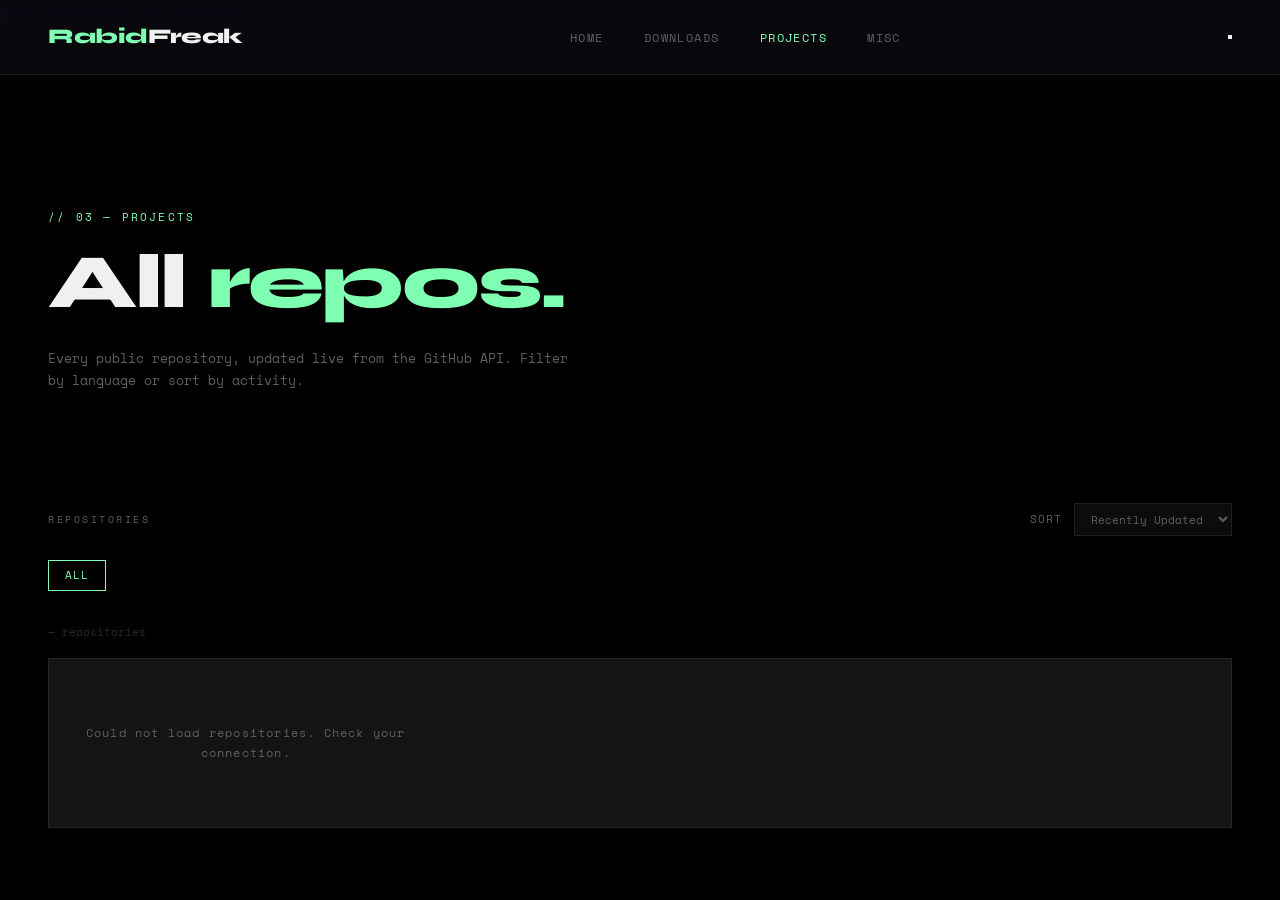
<file: projects.html>
<!DOCTYPE html>
<html lang="en">
<head>
  <meta charset="UTF-8">
  <meta name="viewport" content="width=device-width, initial-scale=1.0">
  <title>Projects — RabidFreak</title>
  <link rel="stylesheet" href="style.css">
</head>
<body>

<div class="mobile-menu" id="mobile-menu">
  <a href="index.html">Home</a>
  <a href="downloads.html">Downloads</a>
  <a href="projects.html" class="active">Projects</a>
  <a href="misc.html">Misc</a>
</div>

<nav>
  <a href="index.html" class="nav-logo">Rabid<span>Freak</span></a>
  <ul class="nav-links">
    <li><a href="index.html">Home</a></li>
    <li><a href="downloads.html">Downloads</a></li>
    <li><a href="projects.html" class="active">Projects</a></li>
    <li><a href="misc.html">Misc</a></li>
  </ul>
  <button class="hamburger" id="hamburger" aria-label="Menu"><span></span><span></span><span></span></button>
</nav>

<main>
  <div class="page-header reveal">
    <p class="eyebrow">// 03 — Projects</p>
    <h1>All <span class="hl">repos.</span></h1>
    <p>Every public repository, updated live from the GitHub API. Filter by language or sort by activity.</p>
  </div>

  <section>
    <div style="display:flex; align-items:center; justify-content:space-between; flex-wrap:wrap; gap:1rem; margin-bottom:1.5rem;">
      <div class="section-label" style="margin-bottom:0;">Repositories</div>
      <div style="display:flex; gap:0.75rem; align-items:center;">
        <label style="font-size:11px; color:var(--muted); letter-spacing:0.1em; text-transform:uppercase;">Sort</label>
        <select id="sort-select"
          style="background:var(--surface); border:1px solid var(--border); color:var(--muted);
                 font-family:var(--font-mono); font-size:11px; padding:0.4rem 0.75rem; cursor:pointer;">
          <option value="updated">Recently Updated</option>
          <option value="stars">Most Stars</option>
          <option value="name">A → Z</option>
          <option value="forks">Most Forks</option>
        </select>
      </div>
    </div>

    <div class="filter-bar" id="filter-bar">
      <button class="filter-btn active" data-lang="all">All</button>
    </div>

    <div style="margin-bottom:1rem; font-size:11px; color:var(--muted2);">
      <span id="repo-count">—</span> repositories
    </div>

    <div id="repo-grid" class="repo-grid">
      <div class="loading">Fetching repositories<span class="loading-dots"></span></div>
    </div>
  </section>
</main>


<script>
  const reveals = document.querySelectorAll('.reveal');
  const obs = new IntersectionObserver(entries => {
    entries.forEach(e => { if (e.isIntersecting) e.target.classList.add('visible'); });
  }, { threshold: 0.1 });
  reveals.forEach(r => obs.observe(r));

  const LANG_COLORS = {
    JavaScript: '#f7df1e', TypeScript: '#3178c6', Python: '#3572A5',
    HTML: '#e34c26', CSS: '#563d7c', Shell: '#89e051',
    C: '#555555', 'C++': '#f34b7d', 'C#': '#178600',
    Java: '#b07219', Go: '#00ADD8', Rust: '#dea584',
    Ruby: '#701516', PHP: '#4F5D95', Swift: '#F05138',
    Kotlin: '#A97BFF', Dart: '#00B4AB',
  };

  let allRepos = [];
  let activeFilter = 'all';

  function sortRepos(repos, by) {
    return [...repos].sort((a, b) => {
      if (by === 'stars') return b.stargazers_count - a.stargazers_count;
      if (by === 'name') return a.name.localeCompare(b.name);
      if (by === 'forks') return b.forks_count - a.forks_count;
      return new Date(b.updated_at) - new Date(a.updated_at);
    });
  }

  function renderRepos(repos) {
    const grid = document.getElementById('repo-grid');
    document.getElementById('repo-count').textContent = repos.length;

    if (!repos.length) {
      grid.innerHTML = '<div class="empty">No repositories match this filter.</div>';
      return;
    }

    grid.innerHTML = repos.map(repo => {
      const color = LANG_COLORS[repo.language] || 'var(--accent)';
      const updated = new Date(repo.updated_at).toLocaleDateString('en-GB', { day: 'numeric', month: 'short', year: 'numeric' });
      const desc = repo.description || 'No description provided.';
      return `
        <a href="${repo.html_url}" target="_blank" class="repo-card">
          <div class="repo-name">${repo.name}</div>
          <div class="repo-desc">${desc}</div>
          <div class="repo-footer">
            ${repo.language ? `<span class="repo-lang"><span class="lang-dot" style="background:${color}"></span>${repo.language}</span>` : ''}
            <span>★ ${repo.stargazers_count}</span>
            <span>⑂ ${repo.forks_count}</span>
            <span style="margin-left:auto;">${updated}</span>
          </div>
        </a>`;
    }).join('');
  }

  function applyFiltersAndSort() {
    const sortBy = document.getElementById('sort-select').value;
    const filtered = activeFilter === 'all'
      ? allRepos
      : allRepos.filter(r => r.language === activeFilter);
    renderRepos(sortRepos(filtered, sortBy));
  }

  function buildFilters(repos) {
    const langs = [...new Set(repos.map(r => r.language).filter(Boolean))].sort();
    const bar = document.getElementById('filter-bar');
    langs.forEach(lang => {
      const btn = document.createElement('button');
      btn.className = 'filter-btn';
      btn.dataset.lang = lang;
      btn.textContent = lang;
      bar.appendChild(btn);
    });

    bar.addEventListener('click', e => {
      if (!e.target.classList.contains('filter-btn')) return;
      document.querySelectorAll('.filter-btn').forEach(b => b.classList.remove('active'));
      e.target.classList.add('active');
      activeFilter = e.target.dataset.lang;
      applyFiltersAndSort();
    });
  }

  document.getElementById('sort-select').addEventListener('change', applyFiltersAndSort);

  async function loadProjects() {
    try {
      const res = await fetch('https://api.github.com/users/RabidFreak/repos?sort=updated&per_page=100');
      allRepos = (await res.json()).filter(r => r.name !== 'RabidFreak.github.io');

      if (!Array.isArray(allRepos) || !allRepos.length) {
        document.getElementById('repo-grid').innerHTML =
          '<div class="empty">No public repositories found.</div>';
        document.getElementById('repo-count').textContent = '0';
        return;
      }

      buildFilters(allRepos);
      applyFiltersAndSort();
    } catch (e) {
      document.getElementById('repo-grid').innerHTML =
        '<div class="empty">Could not load repositories. Check your connection.</div>';
    }
  }

  loadProjects();
</script>

<script>
  // Hamburger
  (function() {
    var hb = document.getElementById('hamburger');
    var mm = document.getElementById('mobile-menu');
    if (!hb || !mm) return;
    hb.addEventListener('click', function() {
      hb.classList.toggle('open');
      mm.classList.toggle('open');
    });
    mm.querySelectorAll('a').forEach(function(a) {
      a.addEventListener('click', function() {
        hb.classList.remove('open');
        mm.classList.remove('open');
      });
    });
  })();

  // Logo 5-tap easter egg
  (function() {
    var logo = document.querySelector('.nav-logo');
    if (!logo) return;
    var tc = 0, tt = null;
    logo.addEventListener('click', function(e) {
      e.preventDefault();
      tc++;
      if (tt) clearTimeout(tt);
      if (tc >= 5) { tc = 0; window.location.href = 'passcode.html'; return; }
      tt = setTimeout(function() { tc = 0; window.location.href = 'index.html'; }, 600);
    });
  })();
</script>

</body>
</html>
</file>
<file: style.css>
@import url('https://fonts.googleapis.com/css2?family=Space+Mono:ital,wght@0,400;0,700;1,400&family=Syne:wght@400;600;700;800&display=swap');

*, *::before, *::after { box-sizing: border-box; margin: 0; padding: 0; }

:root {
  --bg: #000000;
  --surface: #0c0c0c;
  --surface2: #141414;
  --border: rgba(255,255,255,0.08);
  --border-hover: rgba(255,255,255,0.22);
  --accent: #7fffb2;
  --accent2: #5bffe4;
  --accent3: #ff6b6b;
  --text: #f0f0f0;
  --muted: #606060;
  --muted2: #2a2a2a;
  --font-display: 'Syne', sans-serif;
  --font-mono: 'Space Mono', monospace;
}

html { scroll-behavior: smooth; }

body {
  background: var(--bg);
  color: var(--text);
  font-family: var(--font-mono);
  font-size: 14px;
  line-height: 1.7;
  min-height: 100vh;
  overflow-x: hidden;
}

/* Pure black — no texture */

/* ===== NAV ===== */
nav {
  position: fixed;
  top: 0;
  left: 0;
  right: 0;
  z-index: 100;
  display: flex;
  align-items: center;
  justify-content: space-between;
  padding: 1.2rem 3rem;
  background: rgba(10,10,15,0.85);
  backdrop-filter: blur(12px);
  border-bottom: 1px solid var(--border);
}

.nav-logo {
  font-family: var(--font-display);
  font-weight: 800;
  font-size: 1.3rem;
  color: var(--accent);
  text-decoration: none;
  letter-spacing: -0.02em;
}

.nav-logo span { color: var(--text); }

.nav-links {
  display: flex;
  gap: 2.5rem;
  list-style: none;
}

.nav-links a {
  color: var(--muted);
  text-decoration: none;
  font-size: 12px;
  letter-spacing: 0.12em;
  text-transform: uppercase;
  transition: color 0.2s;
}

.nav-links a:hover,
.nav-links a.active { color: var(--accent); }

/* ===== MAIN WRAPPER ===== */
main {
  position: relative;
  z-index: 1;
  padding-top: 80px;
}

/* ===== PAGE HEADER ===== */
.page-header {
  padding: 5rem 3rem 3rem;
  max-width: 900px;
}

.page-header .eyebrow {
  font-size: 11px;
  letter-spacing: 0.2em;
  text-transform: uppercase;
  color: var(--accent);
  margin-bottom: 1rem;
}

.page-header h1 {
  font-family: var(--font-display);
  font-size: clamp(2.5rem, 6vw, 5rem);
  font-weight: 800;
  line-height: 1.05;
  letter-spacing: -0.03em;
  color: var(--text);
}

.page-header h1 .hl { color: var(--accent); }

.page-header p {
  margin-top: 1.5rem;
  color: var(--muted);
  font-size: 13px;
  max-width: 520px;
}

/* ===== SECTION ===== */
section {
  padding: 4rem 3rem;
}

.section-label {
  font-size: 10px;
  letter-spacing: 0.25em;
  text-transform: uppercase;
  color: var(--muted);
  margin-bottom: 2rem;
  display: flex;
  align-items: center;
  gap: 1rem;
}

.section-label::after {
  content: '';
  flex: 1;
  height: 1px;
  background: var(--border);
  max-width: 200px;
}

/* ===== CARDS ===== */
.card-grid {
  display: grid;
  grid-template-columns: repeat(auto-fill, minmax(280px, 1fr));
  gap: 1.5px;
  background: var(--border);
  border: 1px solid var(--border);
}

.card {
  background: var(--surface);
  padding: 2rem;
  text-decoration: none;
  color: var(--text);
  transition: background 0.2s;
  position: relative;
  overflow: hidden;
}

.card::before {
  content: '';
  position: absolute;
  top: 0; left: 0; right: 0;
  height: 2px;
  background: var(--accent);
  transform: scaleX(0);
  transform-origin: left;
  transition: transform 0.3s;
}

.card:hover { background: var(--surface2); }
.card:hover::before { transform: scaleX(1); }

.card-tag {
  font-size: 10px;
  letter-spacing: 0.15em;
  text-transform: uppercase;
  color: var(--accent);
  margin-bottom: 1rem;
}

.card h3 {
  font-family: var(--font-display);
  font-size: 1.2rem;
  font-weight: 700;
  letter-spacing: -0.01em;
  margin-bottom: 0.75rem;
  color: var(--text);
}

.card p {
  font-size: 12px;
  color: var(--muted);
  line-height: 1.6;
}

.card-meta {
  margin-top: 1.5rem;
  display: flex;
  gap: 1rem;
  font-size: 11px;
  color: var(--muted2);
}

.card-meta span { display: flex; align-items: center; gap: 0.3rem; }

/* ===== REPO CARDS ===== */
.repo-grid {
  display: grid;
  grid-template-columns: repeat(auto-fill, minmax(300px, 1fr));
  gap: 1px;
  background: var(--border);
  border: 1px solid var(--border);
}

.repo-card {
  background: var(--surface);
  padding: 1.75rem;
  text-decoration: none;
  color: inherit;
  display: flex;
  flex-direction: column;
  gap: 0.75rem;
  transition: background 0.2s;
  position: relative;
}

.repo-card:hover { background: var(--surface2); }

.repo-card::after {
  content: '↗';
  position: absolute;
  top: 1.75rem;
  right: 1.75rem;
  font-size: 14px;
  color: var(--muted2);
  transition: color 0.2s, transform 0.2s;
}

.repo-card:hover::after { color: var(--accent); transform: translate(2px, -2px); }

.repo-name {
  font-family: var(--font-display);
  font-weight: 700;
  font-size: 1rem;
  color: var(--text);
  padding-right: 2rem;
}

.repo-desc {
  font-size: 12px;
  color: var(--muted);
  line-height: 1.6;
  flex: 1;
}

.repo-footer {
  display: flex;
  gap: 1.2rem;
  font-size: 11px;
  color: var(--muted2);
  margin-top: 0.5rem;
}

.repo-lang {
  display: flex;
  align-items: center;
  gap: 0.4rem;
}

.lang-dot {
  width: 8px;
  height: 8px;
  border-radius: 50%;
  background: var(--accent);
}

/* ===== LOADING / EMPTY ===== */
.loading, .empty {
  padding: 4rem 2rem;
  text-align: center;
  color: var(--muted);
  font-size: 12px;
  letter-spacing: 0.1em;
}

.loading-dots::after {
  content: '...';
  animation: dots 1.2s steps(4, end) infinite;
}

@keyframes dots {
  0%, 25% { content: ''; }
  50% { content: '.'; }
  75% { content: '..'; }
  100% { content: '...'; }
}

/* ===== HERO (index) ===== */
.hero {
  min-height: calc(100vh - 80px);
  display: flex;
  flex-direction: column;
  justify-content: center;
  padding: 4rem 3rem;
  position: relative;
}

.hero-grid-bg {
  display: none;
}

#hero-canvas {
  position: fixed;
  inset: 0;
  width: 100%;
  height: 100%;
  display: block;
  pointer-events: none;
  z-index: 0;
}

.hero-eyebrow {
  font-size: 11px;
  letter-spacing: 0.25em;
  text-transform: uppercase;
  color: var(--accent);
  margin-bottom: 2rem;
  position: relative;
}

.hero h1 {
  font-family: var(--font-display);
  font-size: clamp(3rem, 9vw, 8rem);
  font-weight: 800;
  line-height: 0.95;
  letter-spacing: -0.04em;
  color: var(--text);
  position: relative;
  max-width: 800px;
}

.hero h1 .big-accent { color: var(--accent); display: block; }

.hero-sub {
  margin-top: 2.5rem;
  color: var(--muted);
  font-size: 13px;
  max-width: 480px;
  position: relative;
  line-height: 1.8;
}

.hero-nav-cards {
  margin-top: 4rem;
  display: grid;
  grid-template-columns: repeat(3, 1fr);
  gap: 1px;
  background: var(--border);
  border: 1px solid var(--border);
  max-width: 700px;
  position: relative;
}

.hero-nav-card {
  background: var(--surface);
  padding: 1.75rem;
  text-decoration: none;
  color: var(--text);
  transition: background 0.2s;
  display: block;
}

.hero-nav-card:hover { background: var(--surface2); }

.hero-nav-card .num {
  font-size: 10px;
  color: var(--muted2);
  letter-spacing: 0.1em;
  margin-bottom: 1rem;
}

.hero-nav-card .title {
  font-family: var(--font-display);
  font-size: 1.1rem;
  font-weight: 700;
  color: var(--text);
  margin-bottom: 0.4rem;
}

.hero-nav-card .desc {
  font-size: 11px;
  color: var(--muted);
}

.hero-nav-card:hover .title { color: var(--accent); }

/* ===== DOWNLOADS ===== */
.downloads-grid {
  display: grid;
  grid-template-columns: repeat(2, 1fr);
  gap: 1px;
  background: var(--border);
  border: 1px solid var(--border);
  max-width: 700px;
}

.dl-card {
  background: var(--surface);
  padding: 2.5rem;
  text-decoration: none;
  color: var(--text);
  transition: background 0.2s;
  display: block;
}

.dl-card:hover { background: var(--surface2); }

.dl-card .dl-icon {
  font-family: var(--font-display);
  font-size: 3rem;
  font-weight: 800;
  color: var(--muted2);
  margin-bottom: 1.5rem;
  line-height: 1;
  transition: color 0.2s;
}

.dl-card:hover .dl-icon { color: var(--accent); }

.dl-card h3 {
  font-family: var(--font-display);
  font-size: 1.3rem;
  font-weight: 700;
  margin-bottom: 0.5rem;
  letter-spacing: -0.01em;
}

.dl-card p {
  font-size: 12px;
  color: var(--muted);
}

/* ===== GALLERY ===== */
.gallery-grid {
  display: grid;
  grid-template-columns: repeat(auto-fill, minmax(240px, 1fr));
  gap: 1px;
  background: var(--border);
  border: 1px solid var(--border);
}

.gallery-item {
  background: var(--surface);
  padding: 2.5rem 2rem;
  text-decoration: none;
  color: var(--text);
  transition: background 0.2s;
  display: flex;
  flex-direction: column;
  gap: 1rem;
  min-height: 180px;
  position: relative;
}

.gallery-item:hover { background: var(--surface2); }

.gallery-item .gi-type {
  font-size: 10px;
  letter-spacing: 0.2em;
  text-transform: uppercase;
  color: var(--accent2);
}

.gallery-item h3 {
  font-family: var(--font-display);
  font-size: 1.1rem;
  font-weight: 700;
  letter-spacing: -0.01em;
  flex: 1;
}

.gallery-item .gi-link {
  font-size: 11px;
  color: var(--muted);
  transition: color 0.2s;
}

.gallery-item:hover .gi-link { color: var(--accent); }

/* ===== FOOTER ===== */
footer {
  position: relative;
  z-index: 1;
  padding: 3rem;
  border-top: 1px solid var(--border);
  display: flex;
  justify-content: space-between;
  align-items: center;
  font-size: 11px;
  color: var(--muted2);
}

footer a {
  color: var(--muted);
  text-decoration: none;
  transition: color 0.2s;
}

footer a:hover { color: var(--accent); }

/* ===== FILTER BAR ===== */
.filter-bar {
  display: flex;
  gap: 0.75rem;
  flex-wrap: wrap;
  margin-bottom: 2rem;
}

.filter-btn {
  background: none;
  border: 1px solid var(--border);
  color: var(--muted);
  font-family: var(--font-mono);
  font-size: 11px;
  letter-spacing: 0.1em;
  text-transform: uppercase;
  padding: 0.4rem 1rem;
  cursor: pointer;
  transition: all 0.2s;
}

.filter-btn:hover { border-color: var(--border-hover); color: var(--text); }
.filter-btn.active { border-color: var(--accent); color: var(--accent); }

/* ===== SCROLL REVEAL ===== */
.reveal {
  opacity: 0;
  transform: translateY(20px);
  transition: opacity 0.5s ease, transform 0.5s ease;
}

.reveal.visible {
  opacity: 1;
  transform: translateY(0);
}

@media (max-width: 700px) {
  nav { padding: 1rem 1.5rem; }
  .nav-links { gap: 1.5rem; }
  section, .page-header, .hero { padding-left: 1.5rem; padding-right: 1.5rem; }
  .hero-nav-cards, .downloads-grid { grid-template-columns: 1fr; }
  footer { flex-direction: column; gap: 1rem; text-align: center; }
}
</file>
